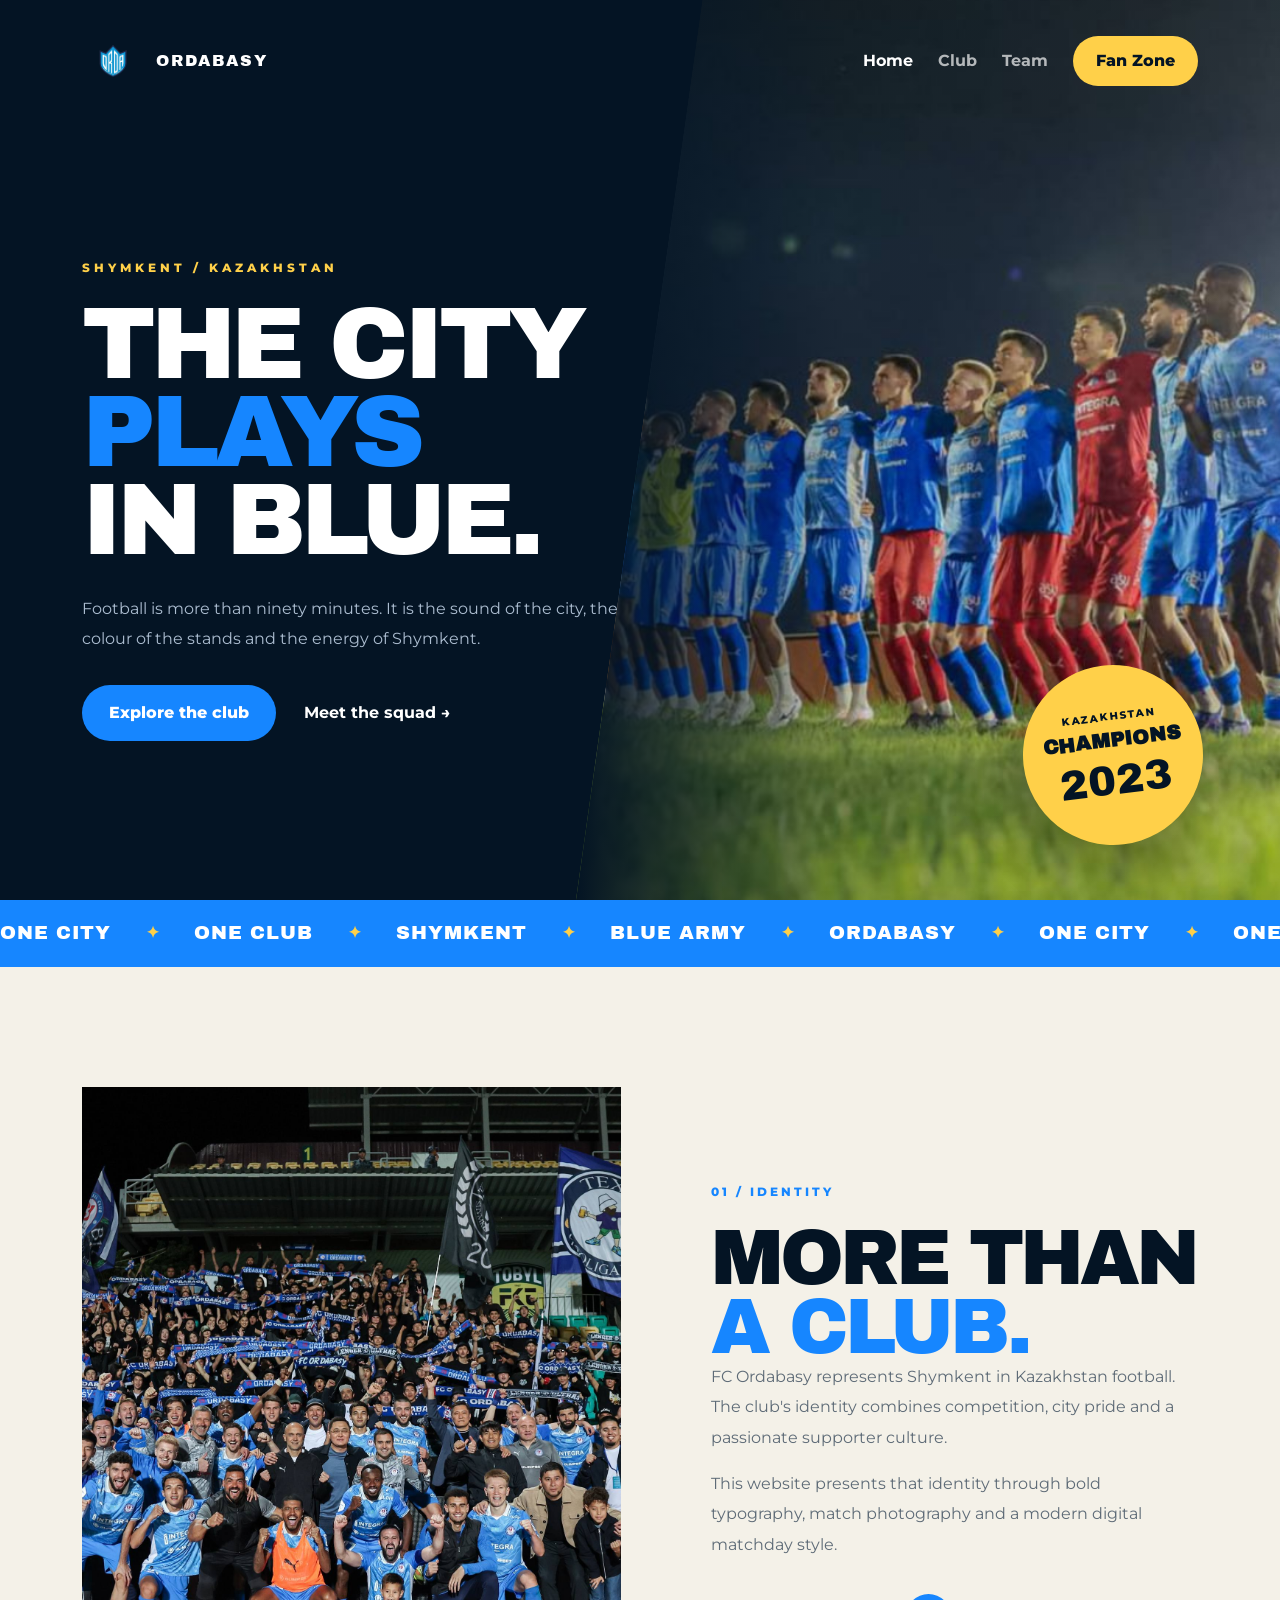
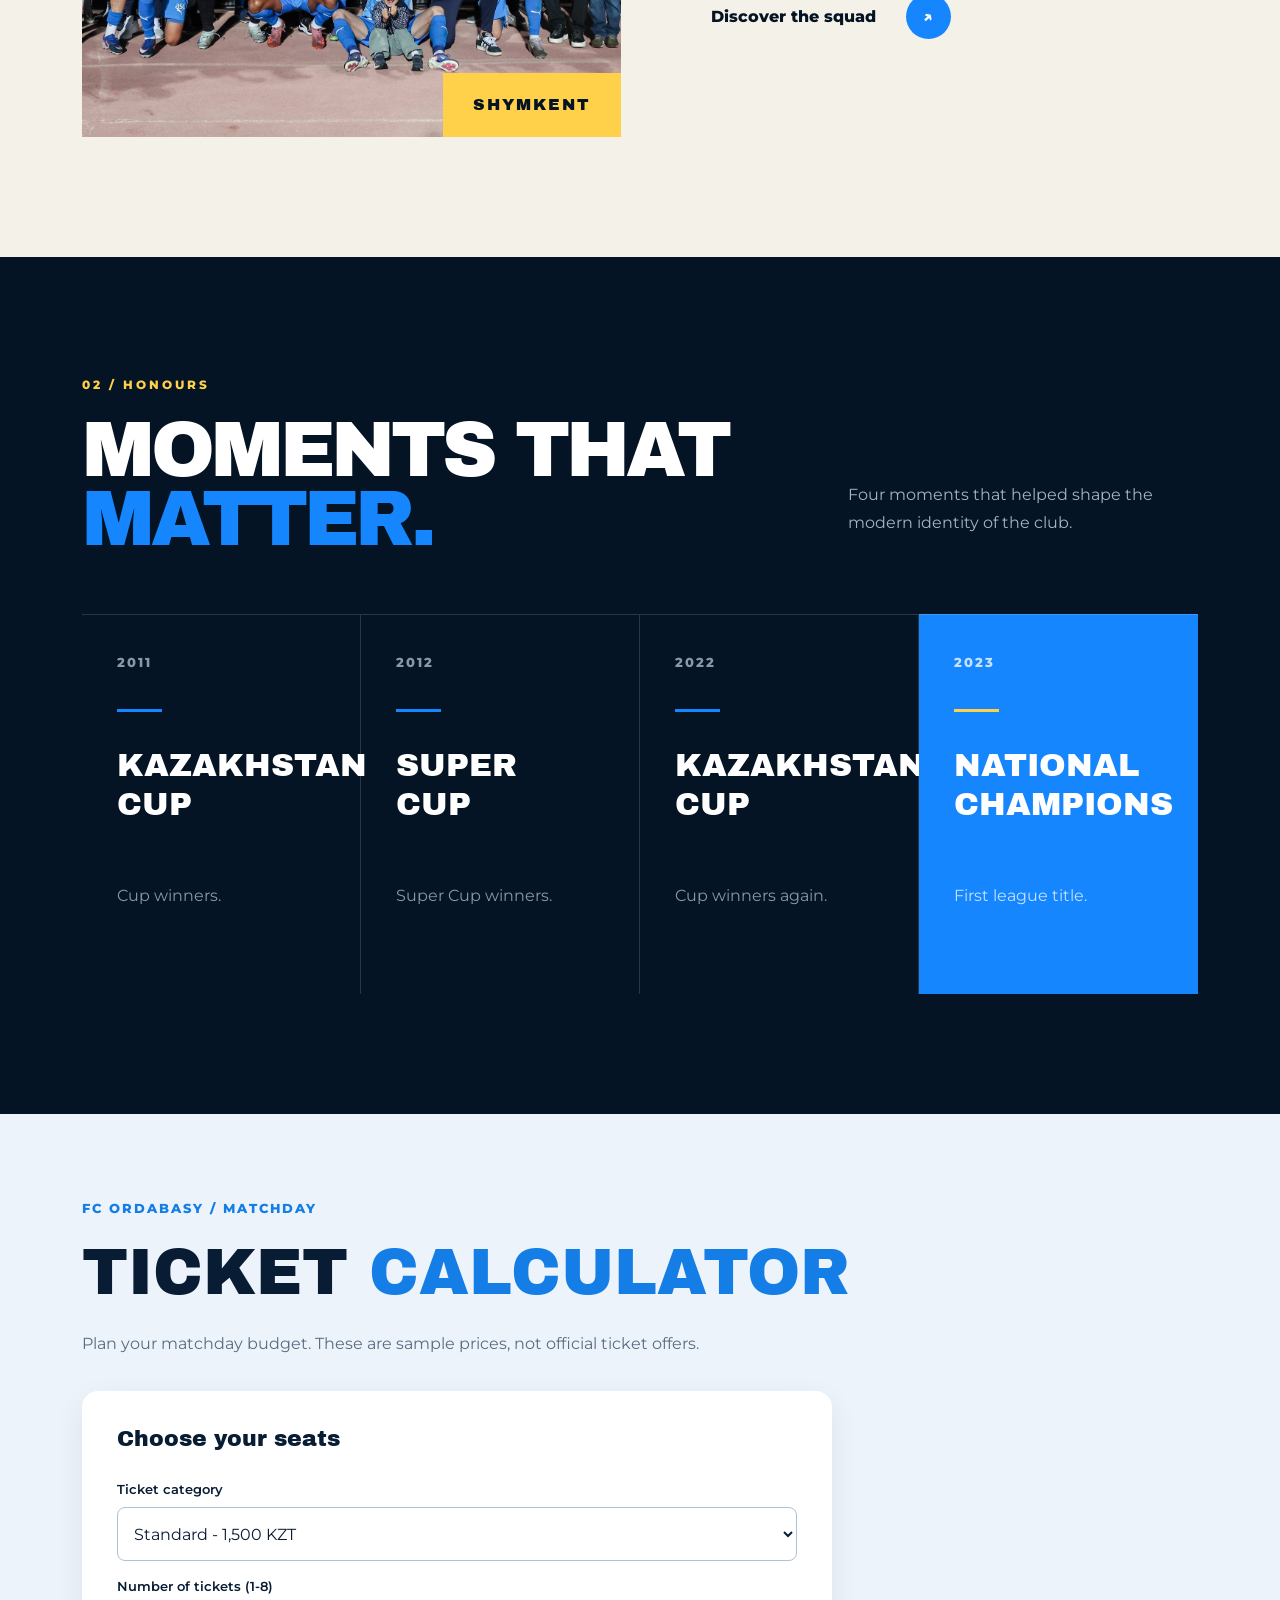
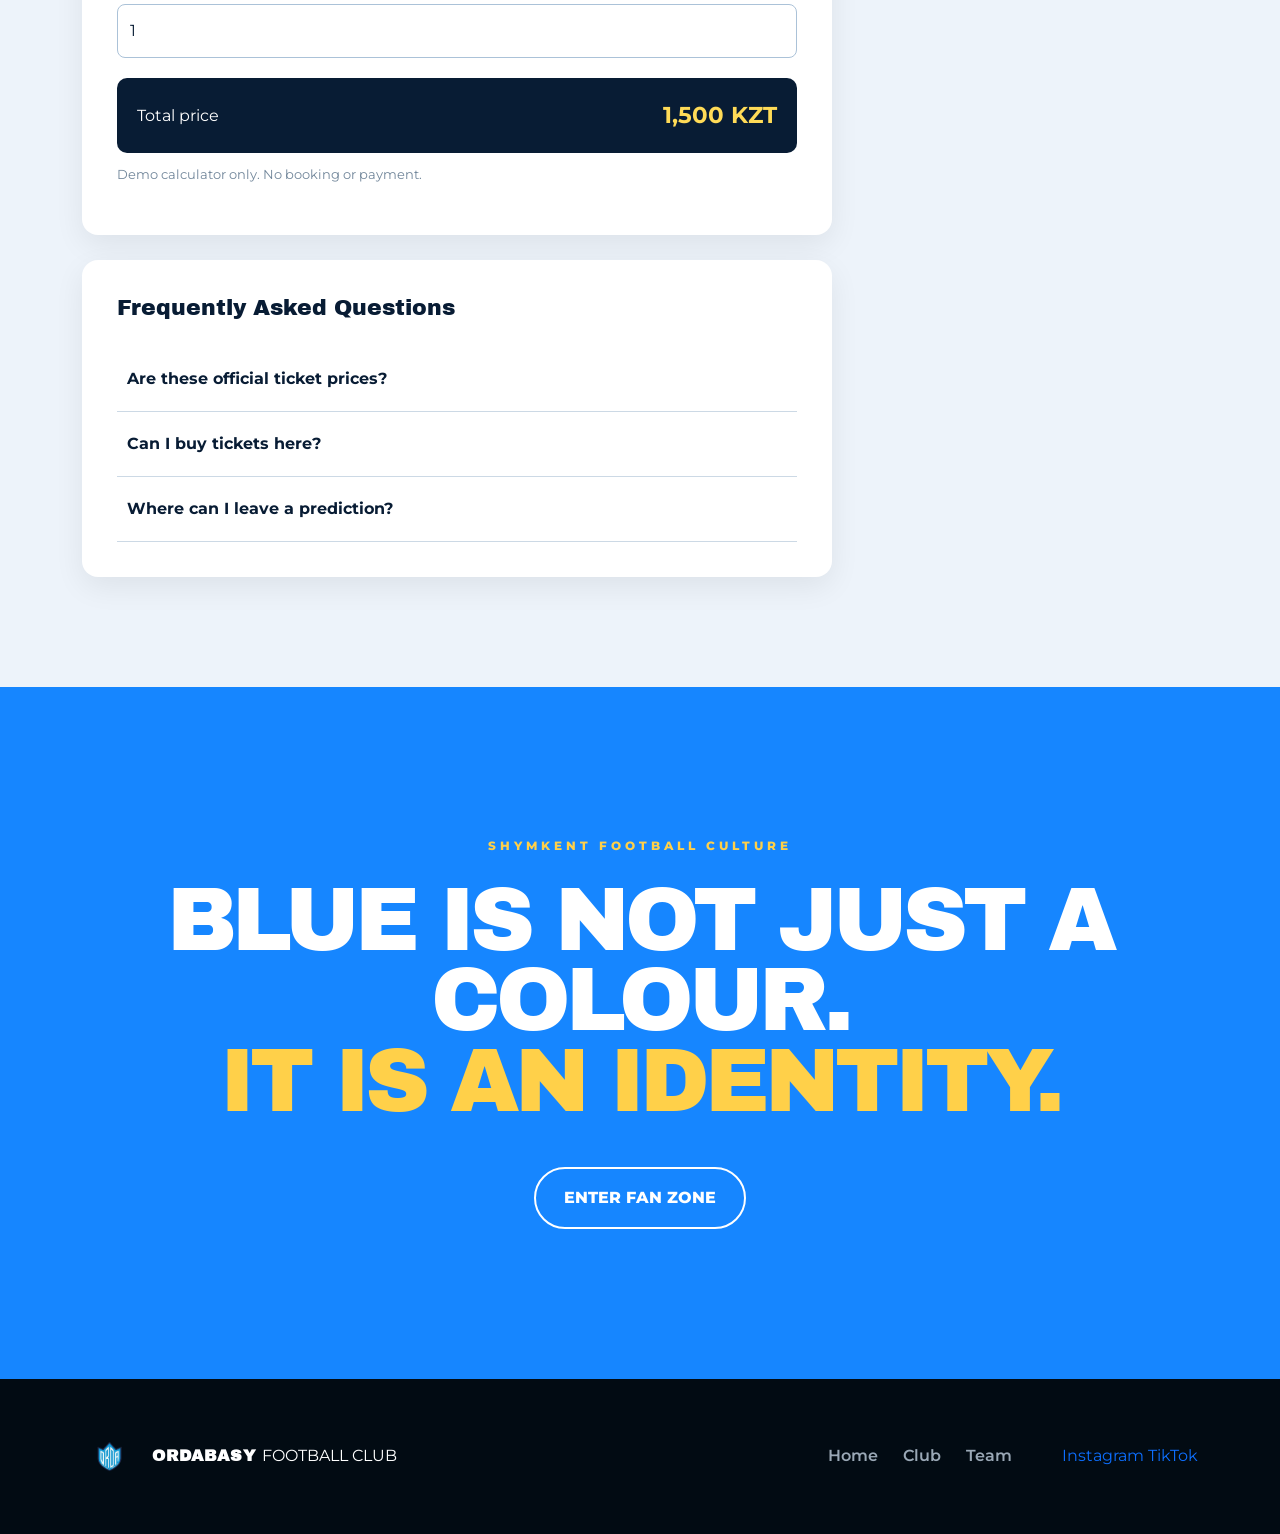
<file: index.html>
<!DOCTYPE html>
<html lang="en">
<link rel="stylesheet" href="css/endterm.css">

<head>
    <meta charset="UTF-8">
    <meta name="viewport" content="width=device-width, initial-scale=1.0">

    <title>Ordabasy | Blue City</title>

    <!-- Bootstrap -->
    <link
        href="https://cdn.jsdelivr.net/npm/bootstrap@5.3.3/dist/css/bootstrap.min.css"
        rel="stylesheet"
    >

    <!-- Google Fonts -->
    <link rel="preconnect" href="https://fonts.googleapis.com">
    <link rel="preconnect" href="https://fonts.gstatic.com" crossorigin>

    <link
        href="https://fonts.googleapis.com/css2?family=Archivo+Black&family=Montserrat:wght@400;500;600;700;800&display=swap"
        rel="stylesheet"
    >

    <link rel="stylesheet" href="css/style.css">
</head>

<script src="https://code.jquery.com/jquery-3.7.1.min.js"></script>
<script src="js/endterm.js" defer></script>


<body>


<!-- NAVBAR -->

<header class="site-header">

    <nav class="navbar navbar-expand-lg navbar-dark">

        <div class="container">

            <a class="navbar-brand club-brand" href="index.html">

                <img
                    src="images/logo.png"
                    alt="FC Ordabasy logo"
                >

                <span>ORDABASY</span>

            </a>


            <button
                class="navbar-toggler"
                type="button"
                data-bs-toggle="collapse"
                data-bs-target="#navbarMenu"
            >

                <span class="navbar-toggler-icon"></span>

            </button>


            <div
                class="collapse navbar-collapse"
                id="navbarMenu"
            >

                <ul class="navbar-nav ms-auto align-items-lg-center">

                    <li class="nav-item">
                        <a class="nav-link active" href="index.html">
                            Home
                        </a>
                    </li>

                    <li class="nav-item">
                        <a class="nav-link" href="#story">
                            Club
                        </a>
                    </li>

                    <li class="nav-item">
                        <a class="nav-link" href="team.html">
                            Team
                        </a>
                    </li>

                    <li class="nav-item">
                        <a class="fan-button" href="team.html#fan-zone">
                            Fan Zone
                        </a>
                    </li>

                </ul>

            </div>

        </div>

    </nav>

</header>



<main>




<section class="hero">


    <!-- RIGHT PHOTO -->

    <div class="hero-photo">

        <img
            src="images/hero.jpg"
            alt="FC Ordabasy match atmosphere"
        >

    </div>


    <!-- HERO TEXT -->

    <div class="container hero-container">

        <div class="hero-copy">


            <p class="kicker">
                SHYMKENT / KAZAKHSTAN
            </p>


            <h1>

                THE CITY

                <span>
                    PLAYS
                </span>

                IN BLUE.

            </h1>


            <p class="hero-description">

                Football is more than ninety minutes.
                It is the sound of the city,
                the colour of the stands
                and the energy of Shymkent.

            </p>


            <div class="hero-buttons">

                <a class="primary-btn" href="#story">
                    Explore the club
                </a>

                <a class="text-btn" href="team.html">
                    Meet the squad →
                </a>

            </div>


        </div>

    </div>



    <!-- FLOATING LABEL -->

    <div class="champion-label">

        <span class="label-small">
            KAZAKHSTAN
        </span>

        <strong>
            CHAMPIONS
        </strong>

        <span class="label-year">
            2023
        </span>

    </div>


</section>



<!-- MOVING TICKER -->

<section class="ticker">

    <div class="ticker-track">

        <span>ONE CITY</span>
        <b>✦</b>

        <span>ONE CLUB</span>
        <b>✦</b>

        <span>SHYMKENT</span>
        <b>✦</b>

        <span>BLUE ARMY</span>
        <b>✦</b>

        <span>ORDABASY</span>
        <b>✦</b>

        <span>ONE CITY</span>
        <b>✦</b>

        <span>ONE CLUB</span>
        <b>✦</b>

        <span>SHYMKENT</span>
        <b>✦</b>

        <span>BLUE ARMY</span>
        <b>✦</b>

    </div>

</section>



<!--STORY-->

<section
    id="story"
    class="story-section section-space"
>


    <div class="container">


        <div class="story-grid">


            <div class="story-photo">

                <img
                    src="images/story.jpg"
                    alt="Ordabasy supporters"
                >

                <div class="photo-tag">
                    SHYMKENT
                </div>

            </div>



            <div class="story-copy">


                <p class="section-number">
                    01 / IDENTITY
                </p>


                <h2>
                    MORE THAN
                    <span>A CLUB.</span>
                </h2>


                <p>

                    FC Ordabasy represents Shymkent
                    in Kazakhstan football.
                    The club's identity combines
                    competition, city pride
                    and a passionate supporter culture.

                </p>


                <p>

                    This website presents that identity
                    through bold typography,
                    match photography and
                    a modern digital matchday style.

                </p>


                <a
                    class="arrow-link"
                    href="team.html"
                >
                    Discover the squad
                    <span>↗</span>
                </a>


            </div>


        </div>


    </div>


</section>





<section class="honours-section section-space">


    <div class="container">


        <div class="section-top">

            <div>

                <p class="section-number light-number">
                    02 / HONOURS
                </p>

                <h2>
                    MOMENTS THAT
                    <span>MATTER.</span>
                </h2>

            </div>


            <p class="section-intro">

                Four moments that helped shape
                the modern identity of the club.

            </p>

        </div>



        <div class="honours-grid">


            <article class="honour-card">

                <span class="honour-year">
                    2011
                </span>

                <span class="honour-line"></span>

                <h3>
                    KAZAKHSTAN
                    CUP
                </h3>

                <p>
                    Cup winners.
                </p>

            </article>



            <article class="honour-card">

                <span class="honour-year">
                    2012
                </span>

                <span class="honour-line"></span>

                <h3>
                    SUPER
                    CUP
                </h3>

                <p>
                    Super Cup winners.
                </p>

            </article>



            <article class="honour-card">

                <span class="honour-year">
                    2022
                </span>

                <span class="honour-line"></span>

                <h3>
                    KAZAKHSTAN
                    CUP
                </h3>

                <p>
                    Cup winners again.
                </p>

            </article>



            <article class="honour-card highlight-card">

                <span class="honour-year">
                    2023
                </span>

                <span class="honour-line"></span>

                <h3>
                    NATIONAL
                    CHAMPIONS
                </h3>

                <p>
                    First league title.
                </p>

            </article>


        </div>


    </div>


</section>





<section class="manifesto">


    <div class="container">


        <div class="manifesto-content">


            <p>
                SHYMKENT FOOTBALL CULTURE
            </p>


            <h2>

                BLUE IS NOT
                JUST A COLOUR.

                <span>
                    IT IS AN IDENTITY.
                </span>

            </h2>


            <a
                class="manifesto-button"
                href="team.html#fan-zone"
            >
                ENTER FAN ZONE
            </a>


        </div>


    </div>


</section>



</main>



<!-- =========================
     FOOTER
========================= -->

<footer class="footer">


    <div class="container footer-grid">


        <div class="footer-brand">

            <img
                src="images/logo.png"
                alt="Ordabasy logo"
            >

            <div>

                <strong>
                    ORDABASY
                </strong>

                <span>
                    FOOTBALL CLUB

            </div>

        </div>


        <div class="footer-nav">

            <a href="index.html">
                Home
            </a>

            <a href="#story">
                Club
            </a>

            <a href="team.html">
                Team
            </a>

        </div>

        <div class="footer-social">

            <a
                href="https://www.instagram.com/fc__ordabasy?stkn=MTQ2amtxeTIzeWMzaQ=="
                target="_blank"
            >
                Instagram
            </a>



            <a
                href="https://www.tiktok.com/@fc__ordabasy?is_from_webapp=1&sender_device=pc"
                target="_blank"
            >
                TikTok
            </a>


    </div>


</footer>



<script
    src="https://cdn.jsdelivr.net/npm/bootstrap@5.3.3/dist/js/bootstrap.bundle.min.js">
</script>


</body>

</html>
</file>
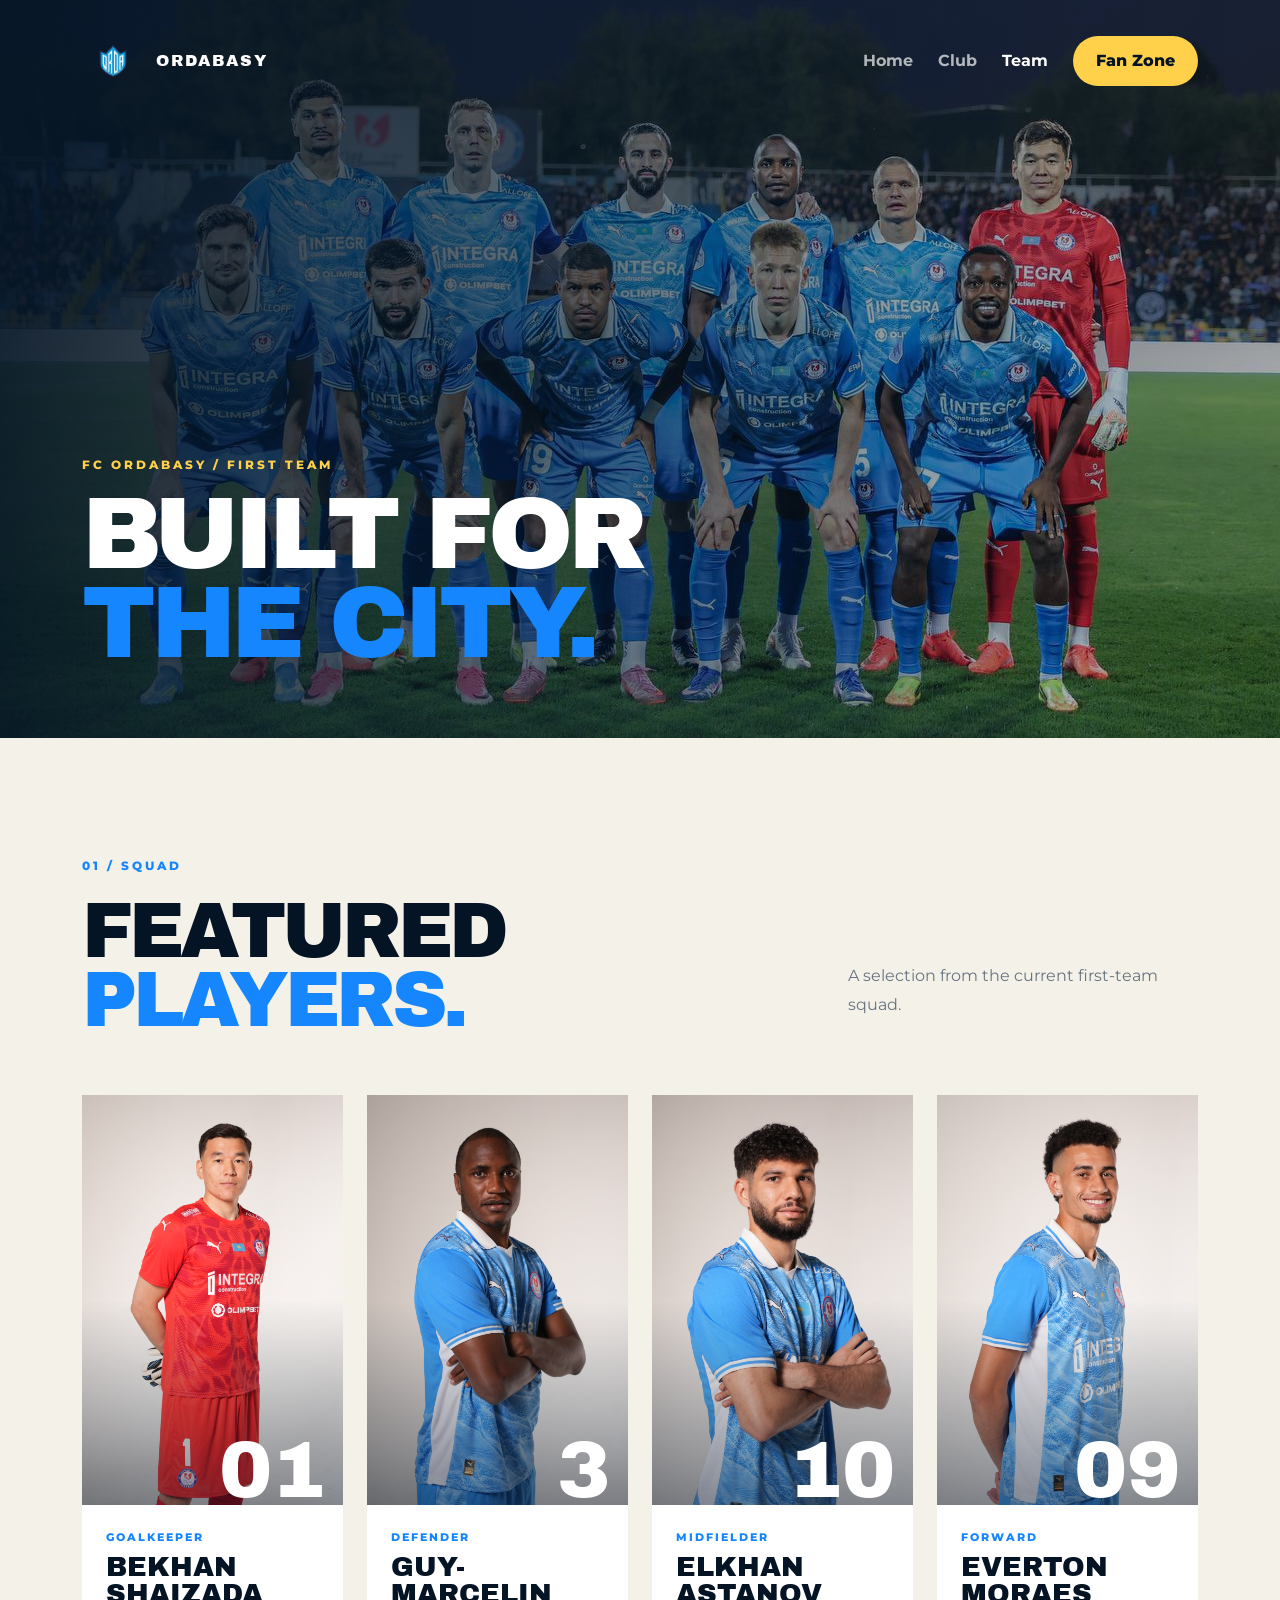
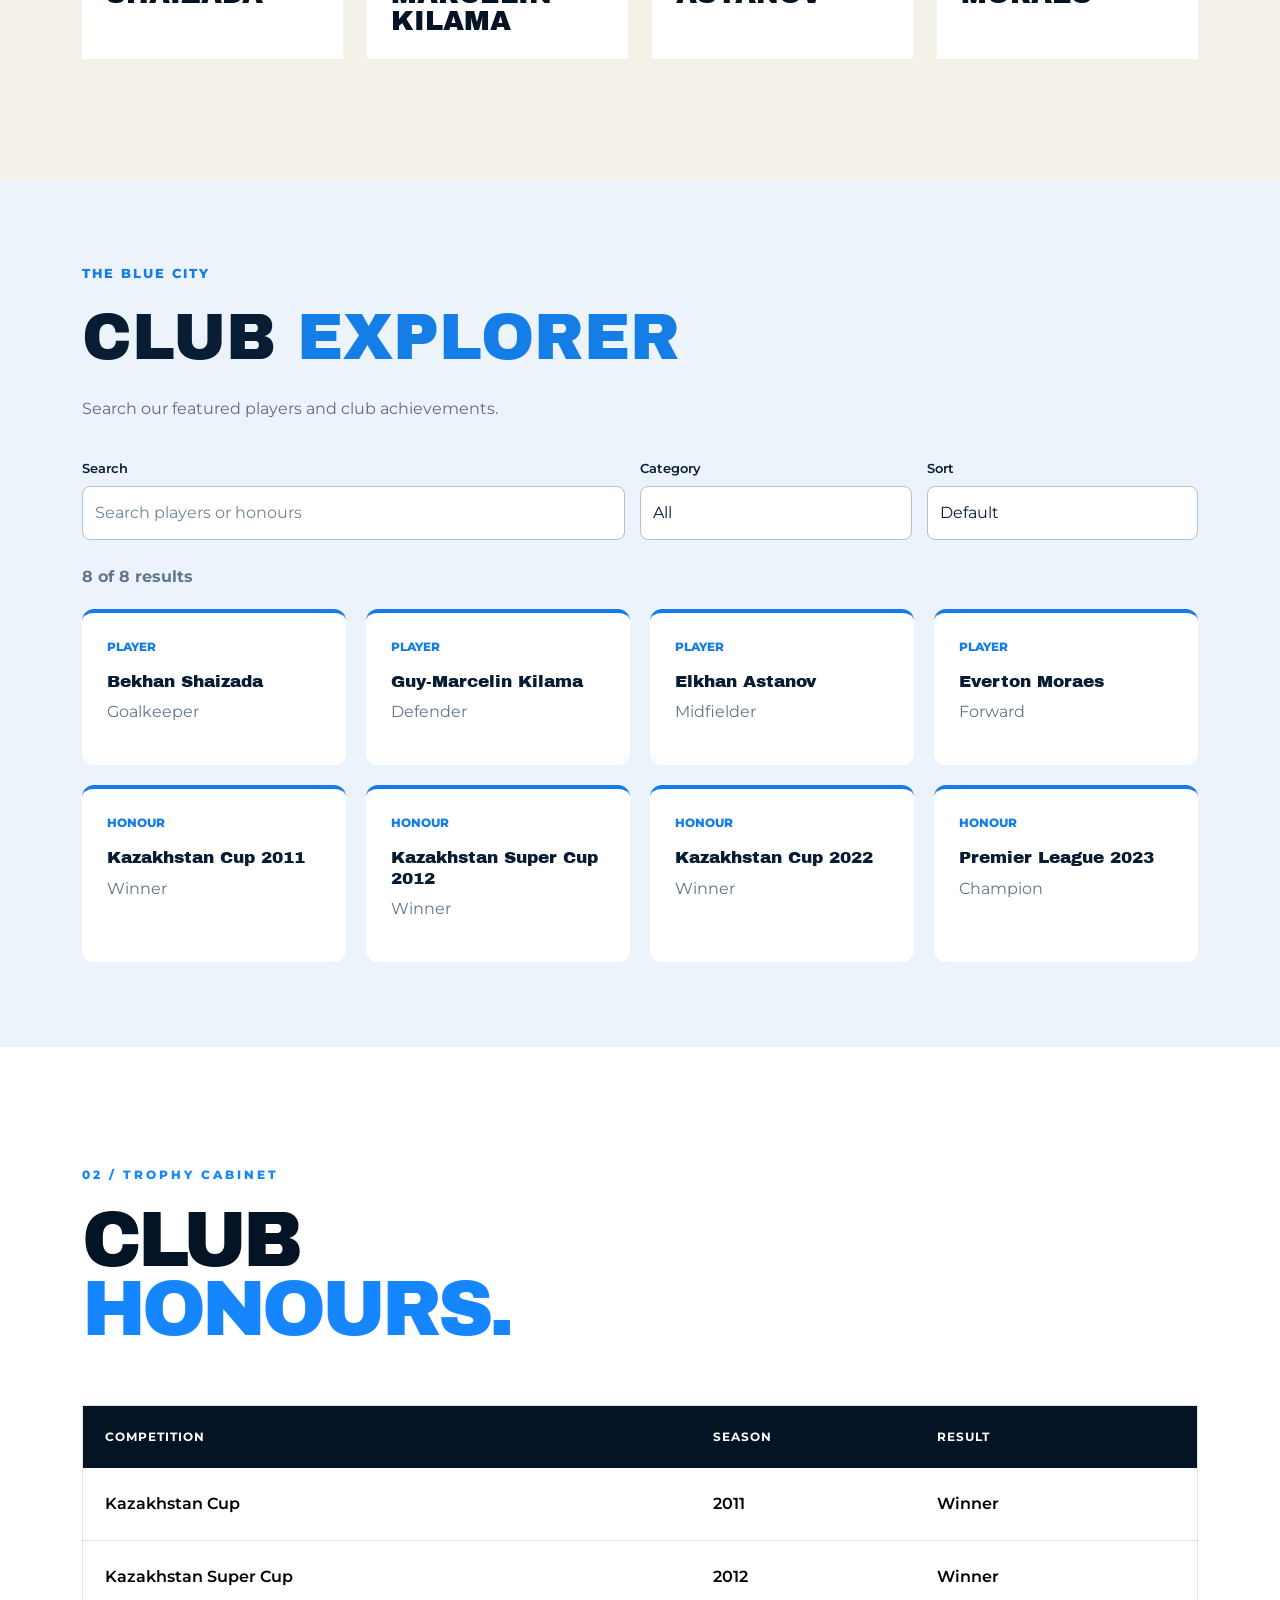
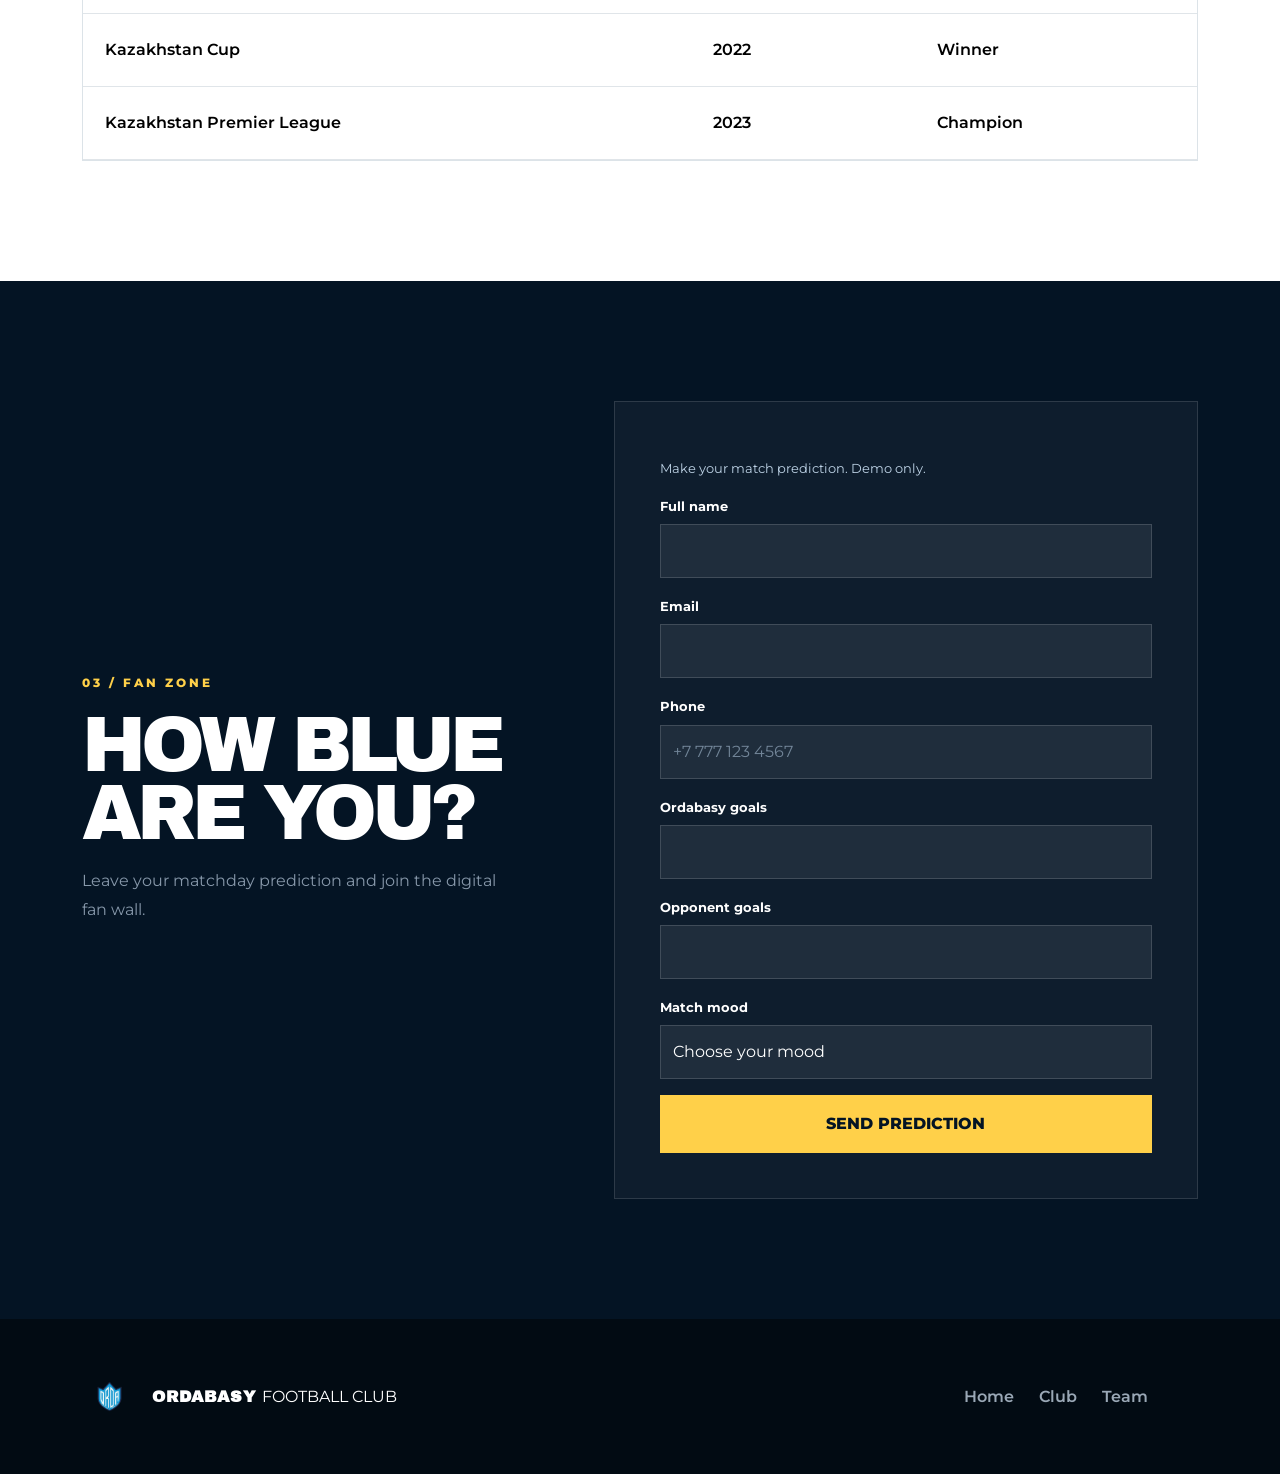
<file: team.html>
<!DOCTYPE html>
<html lang="en">
<link rel="stylesheet" href="css/endterm.css">



<head>

    <meta charset="UTF-8">

    <meta
        name="viewport"
        content="width=device-width, initial-scale=1.0"
    >

    <title>Ordabasy | The Squad</title>


    <link
        href="https://cdn.jsdelivr.net/npm/bootstrap@5.3.3/dist/css/bootstrap.min.css"
        rel="stylesheet"
    >


    <link rel="preconnect" href="https://fonts.googleapis.com">

    <link
        href="https://fonts.googleapis.com/css2?family=Archivo+Black&family=Montserrat:wght@400;500;600;700;800&display=swap"
        rel="stylesheet"
    >


    <link
        rel="stylesheet"
        href="css/style.css"
    >

</head>


<script src="https://code.jquery.com/jquery-3.7.1.min.js"></script>
<script src="js/endterm.js" defer></script>

<body>



<header class="site-header dark-header">


    <nav class="navbar navbar-expand-lg navbar-dark">


        <div class="container">


            <a
                class="navbar-brand club-brand"
                href="index.html"
            >


                <img
                    src="images/logo.png"
                    alt="FC Ordabasy logo"
                >


                <span>
                    ORDABASY
                </span>


            </a>



            <button
                class="navbar-toggler"
                type="button"
                data-bs-toggle="collapse"
                data-bs-target="#navbarMenu"
            >

                <span class="navbar-toggler-icon"></span>

            </button>



            <div
                class="collapse navbar-collapse"
                id="navbarMenu"
            >


                <ul class="navbar-nav ms-auto align-items-lg-center">


                    <li class="nav-item">

                        <a
                            class="nav-link"
                            href="index.html"
                        >
                            Home
                        </a>

                    </li>


                    <li class="nav-item">

                        <a
                            class="nav-link"
                            href="index.html#story"
                        >
                            Club
                        </a>

                    </li>


                    <li class="nav-item">

                        <a
                            class="nav-link active"
                            href="team.html"
                        >
                            Team
                        </a>

                    </li>


                    <li class="nav-item">

                        <a
                            class="fan-button"
                            href="#fan-zone"
                        >
                            Fan Zone
                        </a>

                    </li>


                </ul>


            </div>


        </div>


    </nav>


</header>



<main>




<section class="team-hero">


    <img
        src="images/team-banner.jpg"
        alt="FC Ordabasy team"
    >


    <div class="team-hero-overlay"></div>


    <div class="container team-hero-content">


        <p>
            FC ORDABASY / FIRST TEAM
        </p>


        <h1>
            BUILT FOR
            <span>THE CITY.</span>
        </h1>


    </div>


</section>




<section class="players-section section-space">


    <div class="container">


        <div class="section-top players-heading">


            <div>

                <p class="section-number">
                    01 / SQUAD
                </p>

                <h2>
                    FEATURED
                    <span>PLAYERS.</span>
                </h2>

            </div>


            <p class="section-intro dark-intro">

                A selection from the current
                first-team squad.

            </p>


        </div>



        <div class="row g-4">


            <!-- PLAYER 1 -->

            <div class="col-12 col-md-6 col-xl-3">


                <article class="player-card">


                    <div class="player-photo">

                        <img
                            src="images/player1.jpg"
                            alt="Bekhan Shaizada"
                        >

                        <span class="player-shirt">
                            01
                        </span>

                    </div>


                    <div class="player-details">

                        <p>
                            GOALKEEPER
                        </p>

                        <h3>
                            BEKHAN
                            SHAIZADA
                        </h3>

                    </div>


                </article>


            </div>



            <!-- PLAYER 2 -->

            <div class="col-12 col-md-6 col-xl-3">


                <article class="player-card">


                    <div class="player-photo">

                        <img
                            src="images/player2.jpg"
                            alt="Guy-Marcelin Kilama"
                        >

                        <span class="player-shirt">
                            3
                        </span>

                    </div>


                    <div class="player-details">

                        <p>
                            DEFENDER
                        </p>

                        <h3>
                            GUY-MARCELIN 
                            KILAMA
                        </h3>

                    </div>


                </article>


            </div>



            <!-- PLAYER 3 -->

            <div class="col-12 col-md-6 col-xl-3">


                <article class="player-card">


                    <div class="player-photo">

                        <img
                            src="images/player3.jpg"
                            alt="Elkhan Astanov"
                        >

                        <span class="player-shirt">
                            10
                        </span>

                    </div>


                    <div class="player-details">

                        <p>
                            MIDFIELDER
                        </p>

                        <h3>
                            ELKHAN
                            ASTANOV
                        </h3>

                    </div>


                </article>


            </div>



            <!-- PLAYER 4 -->

            <div class="col-12 col-md-6 col-xl-3">


                <article class="player-card">


                    <div class="player-photo">

                        <img
                            src="images/player4.jpg"
                            alt="Everton Moraes"
                        >

                        <span class="player-shirt">
                            09
                        </span>

                    </div>


                    <div class="player-details">

                        <p>
                            FORWARD
                        </p>

                        <h3>
                            EVERTON
                            MORAES
                        </h3>

                    </div>


                </article>


            </div>


        </div>


    </div>


</section>



<!--TABLE -->

<section class="honours-table-section section-space">


    <div class="container">


        <div class="section-top">


            <div>

                <p class="section-number">
                    02 / TROPHY CABINET
                </p>

                <h2>
                    CLUB
                    <span>HONOURS.</span>
                </h2>

            </div>


        </div>



        <div class="table-responsive honours-table-wrapper">


            <table class="table honours-table">


                <thead>

                    <tr>

                        <th>
                            Competition
                        </th>

                        <th>
                            Season
                        </th>

                        <th>
                            Result
                        </th>

                    </tr>

                </thead>


                <tbody>


                    <tr>

                        <td>
                            Kazakhstan Cup
                        </td>

                        <td>
                            2011
                        </td>

                        <td>
                            Winner
                        </td>

                    </tr>


                    <tr>

                        <td>
                            Kazakhstan Super Cup
                        </td>

                        <td>
                            2012
                        </td>

                        <td>
                            Winner
                        </td>

                    </tr>


                    <tr>

                        <td>
                            Kazakhstan Cup
                        </td>

                        <td>
                            2022
                        </td>

                        <td>
                            Winner
                        </td>

                    </tr>


                    <tr>

                        <td>
                            Kazakhstan Premier League
                        </td>

                        <td>
                            2023
                        </td>

                        <td>
                            Champion
                        </td>

                    </tr>


                </tbody>


            </table>


        </div>


    </div>


</section>



<!-- FAN FORM-->

<section
    id="fan-zone"
    class="fan-zone section-space"
>


    <div class="container">


        <div class="fan-grid">


            <div class="fan-message">


                <p>
                    03 / FAN ZONE
                </p>


                <h2>

                    HOW BLUE
                    ARE YOU?

                </h2>


                <span>

                    Leave your matchday prediction
                    and join the digital fan wall.

                </span>


            </div>



            <form class="fan-form">


                <div class="mb-4">


                    <label
                        class="form-label"
                        for="fanName"
                    >
                        Your name
                    </label>


                    <input
                        class="form-control"
                        type="text"
                        id="fanName"
                        placeholder="Your name"
                        required
                    >


                </div>



                <div class="row g-3 mb-4">


                    <div class="col-6">


                        <label
                            class="form-label"
                            for="homeScore"
                        >
                            Ordabasy
                        </label>


                        <input
                            class="form-control"
                            type="number"
                            id="homeScore"
                            min="0"
                            max="15"
                            value="2"
                            required
                        >


                    </div>



                    <div class="col-6">


                        <label
                            class="form-label"
                            for="awayScore"
                        >
                            Opponent
                        </label>


                        <input
                            class="form-control"
                            type="number"
                            id="awayScore"
                            min="0"
                            max="15"
                            value="1"
                            required
                        >


                    </div>


                </div>



                <label class="form-label">
                    Your match mood
                </label>


                <select
                    class="form-select mb-4"
                    required
                >

                    <option value="">
                        Choose one
                    </option>

                    <option>
                        Confident
                    </option>

                    <option>
                        Nervous
                    </option>

                    <option>
                        Ready for a big win
                    </option>

                </select>



                <button
                    type="button"
                    class="submit-prediction"
                    data-bs-toggle="modal"
                    data-bs-target="#predictionModal"
                >
                    SEND PREDICTION
                </button>


            </form>


        </div>


    </div>


</section>



<!-- BOOTSTRAP MODAL-->

<div
    class="modal fade"
    id="predictionModal"
    tabindex="-1"
>


    <div class="modal-dialog modal-dialog-centered">


        <div class="modal-content custom-modal">


            <div class="modal-body">


                <span class="modal-symbol">
                    ✓
                </span>


                <h2>
                    PREDICTION SENT
                </h2>


                <p>

                    Your matchday prediction
                    has been added to the fan experience.

                </p>


                <button
                    type="button"
                    class="modal-close"
                    data-bs-dismiss="modal"
                >
                    CLOSE
                </button>


            </div>


        </div>


    </div>


</div>



</main>



<footer class="footer">


    <div class="container footer-grid">


        <div class="footer-brand">


            <img
                src="images/logo.png"
                alt="Ordabasy logo"
            >


            <div>

                <strong>
                    ORDABASY
                </strong>
                
                <span>
                    FOOTBALL CLUB

            </div>


        </div>



        <div class="footer-nav">

            <a href="index.html">
                Home
            </a>

            <a href="index.html#story">
                Club
            </a>

            <a href="team.html">
                Team
            </a>

        </div>



    </div>


</footer>



<script
    src="https://cdn.jsdelivr.net/npm/bootstrap@5.3.3/dist/js/bootstrap.bundle.min.js">
</script>


</body>

</html>
</file>
<file: css/endterm.css>
/* FC ORDABASY - ENDTERM DESIGN */

.et-section {
  padding: 85px 0;
  background: #edf3fa;
  color: #081c34;
}

.et-label {
  color: #147ee6;
  font-weight: 800;
  letter-spacing: 2px;
  font-size: 13px;
}

.et-title {
  font-family: "Archivo Black", sans-serif;
  font-size: clamp(32px, 5vw, 65px);
  color: #081c34;
  margin-bottom: 20px;
}

.et-title span {
  color: #147ee6;
}

.et-description {
  font-size: 16px;
  color: #566d83;
  margin-bottom: 35px;
  max-width: 700px;
}

/* PANELS */

.et-panel {
  max-width: 750px;
  background: white;
  padding: 35px;
  margin-bottom: 25px;
  border-radius: 16px;
  box-shadow: 0 10px 30px rgba(0,0,0,0.07);
}

.et-panel h3 {
  font-family: "Archivo Black", sans-serif;
  color: #081c34;
  font-size: 22px;
  margin-bottom: 25px;
}

.et-section .form-label {
  color: #081c34;
  font-weight: 600;
}

.et-section .form-control,
.et-section .form-select {
  background: #fff;
  color: #081c34;
  border: 1px solid #abc2d8;
  border-radius: 8px;
  padding: 12px;
}

/* TICKET CALCULATOR */

.et-total {
  background: #081c34;
  color: white;
  padding: 20px;
  margin-top: 20px;
  border-radius: 10px;
  display: flex;
  justify-content: space-between;
  align-items: center;
  flex-wrap: wrap;
  gap: 12px;
}

.et-total strong {
  color: #ffdb57;
  font-size: 23px;
}

.et-note,
.et-form-note {
  font-size: 13px;
  color: #71869a;
  margin-top: 12px;
}

/* FAQ */

.et-question {
  display: block;
  width: 100%;
  padding: 20px 10px;
  border: 0;
  border-bottom: 1px solid #ccd9e5;
  background: transparent;
  color: #081c34;
  font-weight: 700;
  text-align: left;
  cursor: pointer;
}

.et-question:hover {
  color: #147ee6;
}

.et-answer {
  padding: 20px 10px;
  color: #526b83;
  line-height: 1.6;
}

.et-answer[hidden] {
  display: none !important;
}

/* SEARCH AND FILTER */

.et-filters {
  display: grid;
  grid-template-columns: 2fr 1fr 1fr;
  gap: 15px;
  margin-bottom: 25px;
}

.et-count {
  font-weight: 700;
  color: #61778d;
  margin-bottom: 20px;
}

.et-grid {
  display: grid;
  grid-template-columns: repeat(4, minmax(0, 1fr));
  gap: 20px;
}

/* DYNAMIC CARDS */

.et-card {
  background: white;
  padding: 25px;
  border-top: 4px solid #147ee6;
  border-radius: 12px;
  transition: 0.25s;
}

.et-card:hover {
  transform: translateY(-5px);
  box-shadow: 0 12px 25px rgba(0,0,0,0.12);
}

.et-card h3 {
  color: #081c34;
  font-family: "Archivo Black", sans-serif;
  font-size: 17px;
  overflow-wrap: anywhere;
}

.et-card p {
  color: #60758c;
}

.et-card-type {
  color: #147ee6 !important;
  font-size: 12px;
  text-transform: uppercase;
  font-weight: 800;
}

.et-empty {
  background: white;
  padding: 25px;
  color: #60758c;
  border-radius: 10px;
}

.et-empty[hidden] {
  display: none;
}

/* FORM VALIDATION */

.et-error {
  color: #db3745;
  font-size: 13px;
  font-weight: 700;
  margin-top: 5px;
}

.fan-form .et-error {
  color: #ffb1b8;
}

.fan-form .et-form-note {
  color: #bed3e6;
}

.et-success {
  background: #e1f8eb;
  color: #09623f;
  padding: 18px;
  border-radius: 9px;
  margin-top: 20px;
  font-weight: 700;
}

.et-success[hidden] {
  display: none !important;
}

.is-invalid {
  border-color: #db3745 !important;
}

/* KEYBOARD ACCESSIBILITY */

:focus-visible {
  outline: 3px solid #ffdb57 !important;
  outline-offset: 3px;
}

/* RESPONSIVE DESIGN */

@media (max-width: 991px) {
  .et-grid {
    grid-template-columns: repeat(2, minmax(0, 1fr));
  }

  .et-filters {
    grid-template-columns: 1fr 1fr;
  }

  .et-filters > div:first-child {
    grid-column: 1 / -1;
  }
}

@media (max-width: 767px) {
  .et-section {
    padding: 55px 0;
  }

  .et-panel {
    padding: 20px;
  }

  .et-filters,
  .et-grid {
    grid-template-columns: 1fr;
  }

  .et-filters > div:first-child {
    grid-column: auto;
  }
}

@media screen and (max-width: 480px) {

  .et-panel h3 {
    font-size: 18px !important;
    margin-bottom: 16px !important;
  }

  .et-panel {
    padding: 16px !important;
  }

  .et-panel .form-label {
    font-size: 13px !important;
  }

  .et-panel .form-control,
  .et-panel .form-select {
    font-size: 14px !important;
    padding: 10px !important;
    height: 46px !important;
    min-height: 46px !important;
  }

  .et-total {
    padding: 14px !important;
  }

  .et-total strong {
    font-size: 19px !important;
  }

  .et-note {
    font-size: 11px !important;
  }
}

/* FIX: Ticket number visibility */

#ticketQuantity {
    color: #081c34 !important;
    -webkit-text-fill-color: #081c34 !important;
    background-color: #ffffff !important;
    opacity: 1 !important;
    font-size: 16px !important;
    caret-color: #081c34 !important;
}

#ticketQuantity:focus {
    color: #081c34 !important;
    -webkit-text-fill-color: #081c34 !important;
    background-color: #ffffff !important;
}
#ticketType,
#ticketType:focus,
#ticketType option {
    color: #081c34 !important;
    -webkit-text-fill-color: #081c34 !important;
    background-color: #ffffff !important;
    opacity: 1 !important;
    font-size: 16px !important;
}

#ticketType {
    appearance: auto;
    -webkit-appearance: auto;
}

.ticket-stepper {
  display: flex;
  align-items: stretch;
  gap: 8px;
}

.ticket-stepper #ticketQuantity {
  flex: 1 1 0;
  min-width: 0;
  width: auto !important;
  text-align: center;
}

.ticket-stepper button {
  width: 44px;
  min-width: 44px;
  border: none;
  border-radius: 8px;
  background: #147ee6;
  color: white;
  font-size: 24px;
  font-weight: bold;
  cursor: pointer;
}

.ticket-stepper button:hover {
  background: #0759aa;
}
</file>
<file: css/style.css>
/* ==================================================
   ORDABASY — BLUE CITY
================================================== */

:root {
    --blue: #1686ff;
    --blue-dark: #0067dc;
    --navy: #041424;
    --navy-soft: #0b2239;
    --yellow: #ffd049;
    --white: #ffffff;
    --cream: #f4f1e8;
    --grey: #8798aa;
    --black: #020b13;
}


* {
    box-sizing: border-box;
}


html {
    scroll-behavior: smooth;
}


body {
    margin: 0;
    overflow-x: hidden;

    font-family: "Montserrat", sans-serif;

    background: var(--cream);
    color: var(--navy);
}


a {
    text-decoration: none;
}


img {
    display: block;
    max-width: 100%;
}


h1,
h2,
h3 {
    font-family: "Archivo Black", sans-serif;
}



/* ==================================================
   NAVBAR
================================================== */

.site-header {
    position: absolute;
    top: 0;
    left: 0;

    width: 100%;

    z-index: 100;
}


.navbar {
    padding: 25px 0;
}


.club-brand {
    display: flex;
    align-items: center;

    gap: 12px;

    color: white !important;
}


.club-brand img {
    width: 62px;
    height: 62px;

    object-fit: contain;

    transition: 0.3s ease;
}


.club-brand:hover img {
    transform: rotate(-5deg) scale(1.08);
}


.club-brand span {
    font-family: "Archivo Black", sans-serif;

    font-size: 1rem;

    letter-spacing: 2px;
}


.navbar-nav {
    gap: 25px;
}


.nav-link {
    padding: 10px 0 !important;

    color: rgba(255, 255, 255, 0.68) !important;

    font-weight: 700;

    transition: 0.3s;
}


.nav-link:hover,
.nav-link.active {
    color: white !important;
}


.fan-button {
    display: inline-block;

    padding: 13px 23px;

    background: var(--yellow);

    border-radius: 100px;

    color: var(--navy);

    font-weight: 800;

    transition: 0.3s ease;
}


.fan-button:hover {
    transform: translateY(-3px);

    color: var(--navy);

    box-shadow:
        0 10px 30px
        rgba(255, 208, 73, 0.25);
}



/* ==================================================
   HERO
================================================== */

.hero {
    position: relative;

    min-height: 100vh;

    display: flex;
    align-items: center;

    overflow: hidden;

    background: var(--navy);
}


.hero-container {
    position: relative;

    z-index: 10;
}


.hero-copy {
    width: 51%;

    padding-top: 100px;
}


.kicker {
    margin-bottom: 22px;

    color: var(--yellow);

    font-size: 0.78rem;

    font-weight: 800;

    letter-spacing: 4px;
}


.hero h1 {
    margin: 0;

    color: white;

    font-size: clamp(4.7rem, 8vw, 8rem);

    line-height: 0.86;

    letter-spacing: -5px;
}


.hero h1 span {
    display: block;

    color: var(--blue);
}


.hero-description {
    max-width: 560px;

    margin: 30px 0;

    color: #acbdd0;

    font-size: 1rem;

    line-height: 1.9;
}


.hero-buttons {
    display: flex;
    align-items: center;

    gap: 28px;
}


.primary-btn {
    display: inline-block;

    padding: 16px 27px;

    background: var(--blue);

    border-radius: 100px;

    color: white;

    font-weight: 800;

    transition: 0.3s;
}


.primary-btn:hover {
    background: var(--yellow);

    color: var(--navy);

    transform: translateY(-3px);
}


.text-btn {
    color: white;

    font-weight: 700;

    transition: 0.3s;
}


.text-btn:hover {
    color: var(--yellow);
}



/* HERO PHOTO */

.hero-photo {
    position: absolute;

    top: 0;
    right: 0;

    width: 55%;
    height: 100%;

    overflow: hidden;

    clip-path:
        polygon(
            18% 0,
            100% 0,
            100% 100%,
            0 100%
        );
}


.hero-photo::after {
    content: "";

    position: absolute;

    inset: 0;

    background:
        linear-gradient(
            90deg,
            var(--navy) 0%,
            rgba(4, 20, 36, 0.15) 37%,
            rgba(4, 20, 36, 0.02) 100%
        );
}


.hero-photo img {
    width: 100%;
    height: 100%;

    object-fit: cover;
    object-position: center;

    transform: scale(1.04);

    animation:
        heroZoom 12s ease-in-out infinite alternate;
}


@keyframes heroZoom {

    from {
        transform: scale(1.04);
    }

    to {
        transform: scale(1.11);
    }

}



/* CHAMPION STICKER */

.champion-label {
    position: absolute;

    z-index: 20;

    right: 6%;
    bottom: 55px;

    width: 180px;
    height: 180px;

    display: flex;
    flex-direction: column;
    justify-content: center;
    align-items: center;

    border-radius: 50%;

    background: var(--yellow);

    color: var(--navy);

    text-align: center;

    transform: rotate(-7deg);

    box-shadow:
        0 25px 55px
        rgba(0, 0, 0, 0.28);

    animation:
        stickerFloat 4s ease-in-out infinite;
}


@keyframes stickerFloat {

    0%,
    100% {
        transform:
            translateY(0)
            rotate(-7deg);
    }

    50% {
        transform:
            translateY(-10px)
            rotate(-3deg);
    }

}


.champion-label strong {
    font-family: "Archivo Black", sans-serif;

    font-size: 1.25rem;
}


.label-small {
    font-size: 0.65rem;

    font-weight: 800;

    letter-spacing: 2px;
}


.label-year {
    margin-top: 5px;

    font-family: "Archivo Black", sans-serif;

    font-size: 2.6rem;

    line-height: 1;
}



/* ==================================================
   TICKER
================================================== */

.ticker {
    overflow: hidden;

    padding: 19px 0;

    background: var(--blue);

    color: white;
}


.ticker-track {
    width: max-content;

    display: flex;
    align-items: center;

    gap: 35px;

    animation:
        tickerMove 22s linear infinite;
}


.ticker-track span {
    font-family: "Archivo Black", sans-serif;

    font-size: 1.2rem;

    letter-spacing: 1px;
}


.ticker-track b {
    color: var(--yellow);
}


@keyframes tickerMove {

    from {
        transform: translateX(0);
    }

    to {
        transform: translateX(-50%);
    }

}



/* ==================================================
   COMMON SECTIONS
================================================== */

.section-space {
    padding: 120px 0;
}


.section-number {
    margin-bottom: 22px;

    color: var(--blue);

    font-size: 0.72rem;

    font-weight: 800;

    letter-spacing: 3px;
}


.section-top {
    display: flex;

    justify-content: space-between;
    align-items: flex-end;

    gap: 50px;

    margin-bottom: 60px;
}


.section-top h2,
.story-copy h2 {
    margin: 0;

    font-size: clamp(3rem, 6vw, 6rem);

    line-height: 0.9;

    letter-spacing: -4px;
}


.section-top h2 span,
.story-copy h2 span {
    display: block;

    color: var(--blue);
}


.section-intro {
    max-width: 350px;

    color: #a6b3c0;

    line-height: 1.8;
}



/* ==================================================
   STORY
================================================== */

.story-section {
    background: var(--cream);
}


.story-grid {
    display: grid;

    grid-template-columns:
        1.05fr 0.95fr;

    align-items: center;

    gap: 90px;
}


.story-photo {
    position: relative;

    height: 650px;

    overflow: hidden;
}


.story-photo img {
    width: 100%;
    height: 100%;

    object-fit: cover;

    transition: 0.6s ease;
}


.story-photo:hover img {
    transform: scale(1.04);
}


.photo-tag {
    position: absolute;

    right: 0;
    bottom: 0;

    padding: 20px 30px;

    background: var(--yellow);

    font-family: "Archivo Black", sans-serif;

    letter-spacing: 2px;
}


.story-copy p:not(.section-number) {
    max-width: 520px;

    color: #5e6b77;

    line-height: 1.9;
}


.arrow-link {
    display: inline-flex;

    align-items: center;

    gap: 30px;

    margin-top: 18px;

    color: var(--navy);

    font-weight: 800;
}


.arrow-link span {
    width: 45px;
    height: 45px;

    display: grid;
    place-items: center;

    border-radius: 50%;

    background: var(--blue);

    color: white;

    transition: 0.3s;
}


.arrow-link:hover span {
    transform: rotate(45deg);
}



/* ==================================================
   HONOURS
================================================== */

.honours-section {
    background: var(--navy);

    color: white;
}


.light-number {
    color: var(--yellow);
}


.honours-grid {
    display: grid;

    grid-template-columns:
        repeat(4, 1fr);
}


.honour-card {
    min-height: 380px;

    padding: 35px;

    border-top:
        1px solid rgba(255,255,255,0.15);

    border-right:
        1px solid rgba(255,255,255,0.15);

    transition: 0.35s ease;
}


.honour-card:last-child {
    border-right: 0;
}


.honour-card:hover {
    background: var(--navy-soft);

    transform: translateY(-8px);
}


.honour-year {
    color: var(--grey);

    font-size: 0.8rem;

    font-weight: 800;

    letter-spacing: 2px;
}


.honour-line {
    display: block;

    width: 45px;
    height: 3px;

    margin: 35px 0;

    background: var(--blue);
}


.honour-card h3 {
    max-width: 180px;

    font-size: 2rem;
}


.honour-card p {
    margin-top: 60px;

    color: var(--grey);
}


.highlight-card {
    background: var(--blue);
}


.highlight-card:hover {
    background: var(--yellow);

    color: var(--navy);
}


.highlight-card .honour-line {
    background: var(--yellow);
}


.highlight-card:hover .honour-line {
    background: var(--navy);
}


.highlight-card p,
.highlight-card .honour-year {
    color: rgba(255,255,255,0.75);
}


.highlight-card:hover p,
.highlight-card:hover .honour-year {
    color: var(--navy);
}



/* ==================================================
   MANIFESTO
================================================== */

.manifesto {
    padding: 150px 0;

    background: var(--blue);

    color: white;

    text-align: center;
}


.manifesto-content > p {
    color: var(--yellow);

    font-weight: 800;

    letter-spacing: 4px;

    font-size: 0.75rem;
}


.manifesto h2 {
    max-width: 1000px;

    margin: 25px auto 45px;

    font-size: clamp(3.7rem, 7vw, 7rem);

    line-height: 0.9;

    letter-spacing: -5px;
}


.manifesto h2 span {
    display: block;

    color: var(--yellow);
}


.manifesto-button {
    display: inline-block;

    padding: 17px 28px;

    border:
        2px solid white;

    border-radius: 100px;

    color: white;

    font-weight: 800;

    transition: 0.3s;
}


.manifesto-button:hover {
    background: white;

    color: var(--blue);
}



/* ==================================================
   TEAM HERO
================================================== */

.team-hero {
    position: relative;

    height: 82vh;

    min-height: 620px;

    overflow: hidden;

    background: var(--navy);
}


.team-hero > img {
    width: 100%;
    height: 100%;

    object-fit: cover;
    object-position: center;
}


.team-hero-overlay {
    position: absolute;

    inset: 0;

    background:
        linear-gradient(
            90deg,
            rgba(4,20,36,0.92),
            rgba(4,20,36,0.2)
        );
}


.team-hero-content {
    position: absolute;

    z-index: 4;

    left: 50%;
    bottom: 70px;

    transform: translateX(-50%);

    color: white;
}


.team-hero-content p {
    color: var(--yellow);

    font-size: 0.75rem;

    font-weight: 800;

    letter-spacing: 3px;
}


.team-hero h1 {
    max-width: 700px;

    margin: 0;

    font-size: clamp(4rem, 8vw, 8rem);

    line-height: 0.87;

    letter-spacing: -5px;
}


.team-hero h1 span {
    display: block;

    color: var(--blue);
}



/* ==================================================
   PLAYER CARDS
================================================== */

.players-section {
    background: var(--cream);
}


.dark-intro {
    color: #677480;
}


.player-card {
    height: 100%;

    overflow: hidden;

    background: white;

    transition: 0.35s ease;
}


.player-card:hover {
    transform: translateY(-10px);

    box-shadow:
        0 25px 60px
        rgba(4,20,36,0.13);
}


.player-photo {
    position: relative;

    height: 410px;

    overflow: hidden;

    background: #dfe6ed;
}


.player-photo::after {
    content: "";

    position: absolute;

    inset: 0;

    background:
        linear-gradient(
            0deg,
            rgba(4,20,36,0.45),
            transparent 50%
        );
}


.player-photo img {
    width: 100%;
    height: 100%;

    object-fit: cover;

    transition: 0.5s ease;
}


.player-card:hover img {
    transform: scale(1.05);
}


.player-shirt {
    position: absolute;

    z-index: 3;

    right: 18px;
    bottom: -6px;

    color: white;

    font-family: "Archivo Black", sans-serif;

    font-size: 5rem;

    line-height: 1;
}


.player-details {
    padding: 24px;
}


.player-details p {
    margin: 0 0 8px;

    color: var(--blue);

    font-size: 0.68rem;

    font-weight: 800;

    letter-spacing: 2px;
}


.player-details h3 {
    margin: 0;

    font-size: 1.7rem;

    line-height: 1;
}



/* ==================================================
   TABLE
================================================== */

.honours-table-section {
    background: white;
}


.honours-table-wrapper {
    border:
        1px solid #dce3e8;
}


.honours-table {
    margin: 0;
}


.honours-table th {
    padding: 22px;

    background: var(--navy) !important;

    color: white !important;

    border: 0;

    font-size: 0.75rem;

    letter-spacing: 1px;

    text-transform: uppercase;
}


.honours-table td {
    padding: 24px 22px;

    border-color: #e0e5e9;

    font-weight: 600;
}


.honours-table tbody tr {
    transition: 0.2s;
}


.honours-table tbody tr:hover {
    background: #edf6ff;
}



/* ==================================================
   FAN ZONE
================================================== */

.fan-zone {
    background: var(--navy);

    color: white;
}


.fan-grid {
    display: grid;

    grid-template-columns:
        0.85fr 1.15fr;

    gap: 100px;

    align-items: center;
}


.fan-message > p {
    color: var(--yellow);

    font-size: 0.72rem;

    font-weight: 800;

    letter-spacing: 3px;
}


.fan-message h2 {
    margin: 20px 0;

    font-size: clamp(4rem, 6vw, 6.5rem);

    line-height: 0.88;

    letter-spacing: -5px;
}


.fan-message > span {
    color: var(--grey);

    line-height: 1.8;
}


.fan-form {
    padding: 45px;

    border:
        1px solid rgba(255,255,255,0.13);

    background: rgba(255,255,255,0.04);
}


.form-label {
    color: white;

    font-weight: 700;

    font-size: 0.8rem;
}


.form-control,
.form-select {
    min-height: 54px;

    border:
        1px solid rgba(255,255,255,0.15);

    border-radius: 0;

    background: rgba(255,255,255,0.07);

    color: white;
}


.form-select option {
    color: var(--navy);
}


.form-control:focus,
.form-select:focus {
    border-color: var(--blue);

    background: rgba(255,255,255,0.1);

    color: white;

    box-shadow: none;
}


.form-control::placeholder {
    color: #718497;
}


.submit-prediction {
    width: 100%;

    padding: 17px;

    border: none;

    background: var(--yellow);

    color: var(--navy);

    font-weight: 800;

    transition: 0.3s;
}


.submit-prediction:hover {
    background: var(--blue);

    color: white;
}



/* ==================================================
   MODAL
================================================== */

.custom-modal {
    border: none;

    border-radius: 0;

    background: var(--blue);

    color: white;

    text-align: center;
}


.custom-modal .modal-body {
    padding: 55px;
}


.modal-symbol {
    width: 75px;
    height: 75px;

    display: grid;
    place-items: center;

    margin:
        0 auto 25px;

    border-radius: 50%;

    background: var(--yellow);

    color: var(--navy);

    font-size: 2rem;

    font-weight: 800;
}


.custom-modal h2 {
    font-size: 2.3rem;
}


.modal-close {
    margin-top: 15px;

    padding: 12px 28px;

    border:
        2px solid white;

    background: transparent;

    color: white;

    font-weight: 800;
}



/* ==================================================
   FOOTER
================================================== */

.footer {
    padding: 50px 0;

    background: var(--black);

    color: white;
}


.footer-grid {
    display: grid;

    grid-template-columns:
        1fr auto auto;

    gap: 50px;

    align-items: center;
}


.footer-brand {
    display: flex;

    align-items: center;

    gap: 15px;
}


.footer-brand img {
    width: 55px;
    height: 55px;

    object-fit: contain;
}


.footer-brand strong {
    font-family: "Archivo Black", sans-serif;

    letter-spacing: 1px;
}


.footer-brand p {
    margin: 3px 0 0;

    color: #738292;

    font-size: 0.75rem;
}


.footer-nav {
    display: flex;

    gap: 25px;
}


.footer-nav a {
    color: #9aa8b6;

    font-weight: 600;
}


.footer-nav a:hover {
    color: var(--yellow);
}


.copyright {
    margin: 0;

    color: #617181;

    font-size: 0.75rem;
}



/* ==================================================
   768–991 TABLET
================================================== */

@media (max-width: 991px) {

    .site-header {
        background:
            rgba(4,20,36,0.94);

        backdrop-filter:
            blur(10px);
    }


    .navbar-collapse {
        padding:
            20px 0;
    }


    .navbar-nav {
        gap: 5px;

        align-items:
            flex-start !important;
    }


    .fan-button {
        margin-top: 10px;
    }


    .hero-copy {
        width: 62%;
    }


    .hero-photo {
        width: 52%;
    }


    .champion-label {
        width: 145px;
        height: 145px;

        right: 3%;
    }


    .story-grid {
        grid-template-columns: 1fr;

        gap: 55px;
    }


    .story-photo {
        height: 550px;
    }


    .honours-grid {
        grid-template-columns:
            repeat(2, 1fr);
    }


    .honour-card:nth-child(2) {
        border-right: 0;
    }


    .fan-grid {
        grid-template-columns: 1fr;

        gap: 55px;
    }


    .footer-grid {
        grid-template-columns: 1fr;

        gap: 30px;
    }

}



/* ==================================================
   MOBILE
================================================== */

@media (max-width: 767px) {

    .section-space {
        padding:
            80px 0;
    }


    .club-brand img {
        width: 50px;
        height: 50px;
    }


    .club-brand span {
        font-size: 0.85rem;
    }


    .hero {
        min-height:
            auto;

        display: block;
    }


    .hero-photo {
        position: relative;

        width: 100%;
        height: 48vh;

        min-height: 360px;

        clip-path: none;
    }


    .hero-photo::after {
        background:
            linear-gradient(
                0deg,
                var(--navy),
                transparent 80%
            );
    }


    .hero-container {
        margin-top: -60px;
    }


    .hero-copy {
        position: relative;

        width: 100%;

        padding:
            0 0 70px;
    }


    .hero h1 {
        font-size:
            clamp(4rem, 18vw, 5.5rem);

        letter-spacing:
            -3px;
    }


    .hero-buttons {
        align-items:
            flex-start;

        flex-direction:
            column;
    }


    .champion-label {
        top: 310px;
        right: 20px;
        bottom: auto;

        width: 120px;
        height: 120px;
    }


    .champion-label strong {
        font-size: 0.9rem;
    }


    .label-year {
        font-size: 2rem;
    }


    .section-top {
        flex-direction: column;

        align-items:
            flex-start;

        gap: 20px;
    }


    .section-top h2,
    .story-copy h2 {
        letter-spacing:
            -3px;
    }


    .story-photo {
        height: 430px;
    }


    .honours-grid {
        grid-template-columns: 1fr;
    }


    .honour-card {
        min-height: 280px;

        border-right: 0;

        border-bottom:
            1px solid rgba(255,255,255,0.15);
    }


    .honour-card p {
        margin-top: 35px;
    }


    .manifesto {
        padding:
            95px 0;
    }


    .manifesto h2 {
        letter-spacing:
            -3px;
    }


    .team-hero {
        height: 72vh;

        min-height: 550px;
    }


    .team-hero h1 {
        letter-spacing:
            -3px;
    }


    .player-photo {
        height: 480px;
    }


    .fan-form {
        padding: 25px;
    }


    .footer-nav {
        flex-wrap: wrap;
    }

}



/* ==================================================
   375PX
================================================== */

@media (max-width: 430px) {

    .hero-description {
        font-size: 0.9rem;
    }


    .primary-btn {
        width: 100%;

        text-align: center;
    }


    .story-photo {
        height: 370px;
    }


    .photo-tag {
        padding: 15px 20px;
    }


    .player-photo {
        height: 410px;
    }


    .fan-message h2 {
        letter-spacing: -3px;
    }


    .custom-modal .modal-body {
        padding: 35px 20px;
    }

}
/* ==================================================
   FINAL MOBILE FIX — 375PX
================================================== */

@media (max-width: 430px) {

    /* ---------- NAVBAR ---------- */

    .navbar {
        padding: 14px 0;
    }

    .club-brand {
        gap: 8px;
    }

    .club-brand img {
        width: 42px;
        height: 42px;
    }

    .club-brand span {
        font-size: 0.72rem;
        letter-spacing: 1.5px;
    }

    .navbar-toggler {
        padding: 7px 10px;
    }

    .navbar-collapse {
        padding: 18px 0 12px;
    }

    .navbar-nav {
        gap: 0;
    }

    .nav-link {
        font-size: 1rem;
        padding: 10px 0 !important;
    }

    .fan-button {
        margin-top: 8px;
        padding: 11px 19px;
        font-size: 0.9rem;
    }


    /* ---------- HERO ---------- */

    .hero {
        min-height: auto;
    }

    .hero-photo {
        position: relative;

        width: 100%;
        height: 330px;

        min-height: 330px;

        clip-path: none;
    }

    .hero-photo img {
        object-position: center;
    }

    .hero-photo::after {
        background:
            linear-gradient(
                0deg,
                var(--navy) 0%,
                rgba(4, 20, 36, 0.7) 25%,
                rgba(4, 20, 36, 0.05) 70%
            );
    }


    .hero-container {
        margin-top: -25px;
    }


    .hero-copy {
        width: 100%;

        padding:
            0 18px 65px;
    }


    .kicker {
        margin-bottom: 18px;

        font-size: 0.64rem;

        letter-spacing: 2.7px;
    }


    .hero h1 {
        width: 100%;

        font-size: 3.65rem;

        line-height: 0.9;

        letter-spacing: -2px;

        overflow-wrap: normal;
        word-break: normal;
    }


    .hero h1 span {
        display: block;
    }


    .hero-description {
        margin: 25px 0;

        font-size: 0.92rem;

        line-height: 1.75;
    }


    .hero-buttons {
        width: 100%;

        gap: 18px;

        flex-direction: column;
        align-items: stretch;
    }


    .primary-btn {
        width: 100%;

        padding: 15px 20px;

        text-align: center;
    }


    .text-btn {
        text-align: center;
    }


    /* ---------- CHAMPION BADGE ---------- */

    .champion-label {
        top: 275px;
        right: 18px;
        bottom: auto;

        width: 105px;
        height: 105px;

        transform: rotate(-5deg);

        animation: none;
    }


    .label-small {
        font-size: 0.46rem;

        letter-spacing: 1px;
    }


    .champion-label strong {
        font-size: 0.73rem;
    }


    .label-year {
        margin-top: 2px;

        font-size: 1.75rem;
    }


    /* ---------- GENERAL SECTIONS ---------- */

    .section-space {
        padding: 70px 0;
    }


    .section-number {
        margin-bottom: 18px;

        font-size: 0.63rem;

        letter-spacing: 2.3px;
    }


    .section-top h2,
    .story-copy h2 {
        font-size: 3rem;

        line-height: 0.92;

        letter-spacing: -2px;
    }


    /* ---------- STORY ---------- */

    .story-grid {
        gap: 45px;
    }


    .story-photo {
        height: 390px;
    }


    .story-copy p:not(.section-number) {
        font-size: 0.93rem;

        line-height: 1.8;
    }


    .photo-tag {
        padding: 13px 18px;

        font-size: 0.78rem;
    }


    .arrow-link {
        gap: 18px;

        font-size: 0.9rem;
    }


    .arrow-link span {
        width: 40px;
        height: 40px;
    }


    /* ---------- HONOURS ---------- */

    .section-intro {
        font-size: 0.92rem;
    }


    .honour-card {
        min-height: 245px;

        padding: 28px 22px;
    }


    .honour-card h3 {
        font-size: 1.65rem;
    }


    .honour-card p {
        margin-top: 30px;

        font-size: 0.9rem;
    }


    /* ---------- MANIFESTO ---------- */

    .manifesto {
        padding: 80px 18px;
    }


    .manifesto-content > p {
        font-size: 0.58rem;

        letter-spacing: 2.5px;
    }


    .manifesto h2 {
        margin: 20px auto 35px;

        font-size: 3rem;

        line-height: 0.92;

        letter-spacing: -2px;
    }


    /* ---------- TEAM HERO ---------- */

    .team-hero {
        height: 70vh;

        min-height: 500px;
    }


    .team-hero-content {
        bottom: 45px;
    }


    .team-hero-content p {
        font-size: 0.6rem;

        letter-spacing: 2px;
    }


    .team-hero h1 {
        font-size: 3.8rem;

        line-height: 0.9;

        letter-spacing: -2px;
    }


    /* ---------- PLAYER CARDS ---------- */

    .player-photo {
        height: 400px;
    }


    .player-shirt {
        font-size: 4rem;
    }


    .player-details h3 {
        font-size: 1.55rem;
    }


    /* ---------- FAN ZONE ---------- */

    .fan-message h2 {
        font-size: 3.5rem;

        line-height: 0.9;

        letter-spacing: -2px;
    }


    .fan-form {
        padding: 22px;
    }


    /* ---------- FOOTER ---------- */

    .footer {
        padding: 40px 0;
    }

}
@media (max-width: 430px) {

    .champion-label {
        top: 200px;
        right: 14px;
        bottom: auto;

        width: 95px;
        height: 95px;

        z-index: 15;

        animation: none;

        transform: rotate(-5deg);
    }

    .label-small {
        font-size: 0.40rem;
        letter-spacing: 0.8px;
    }

    .champion-label strong {
        font-size: 0.65rem;
    }

    .label-year {
        font-size: 1.55rem;
    }

}
</file>
